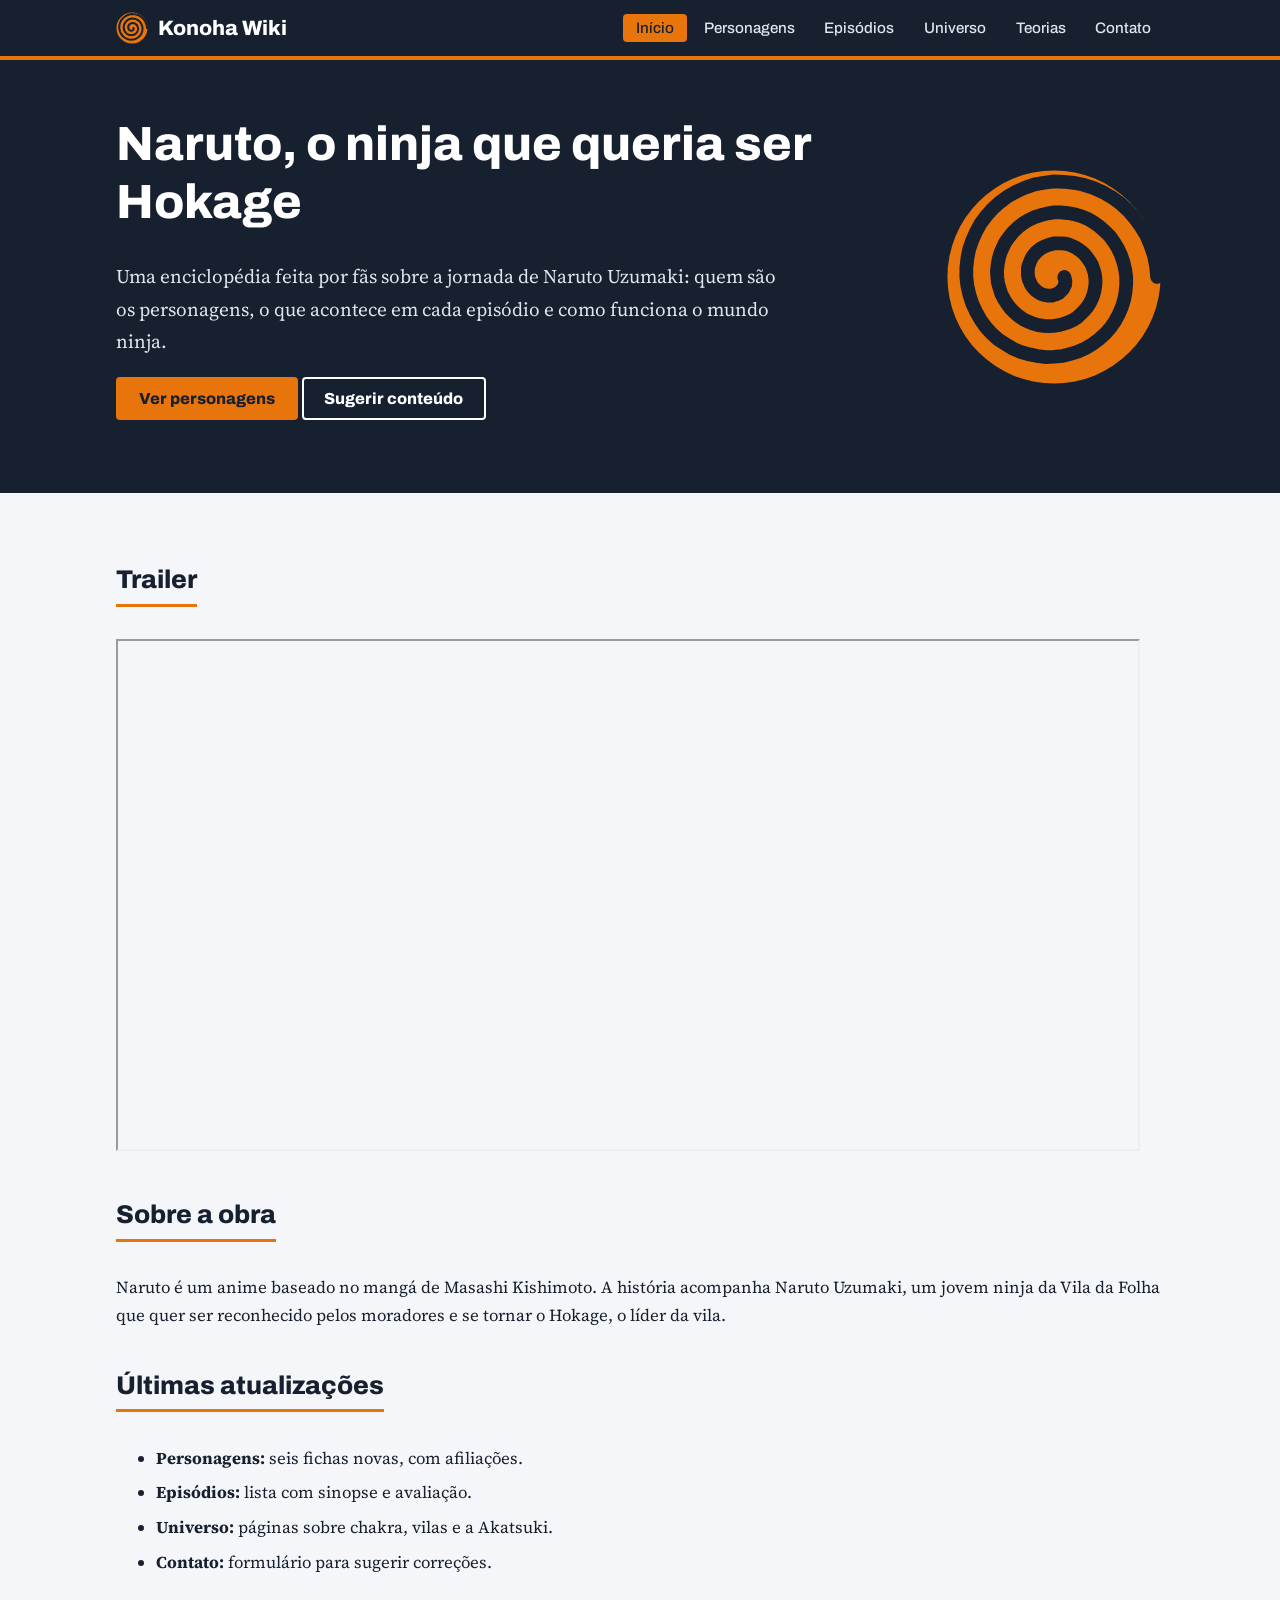
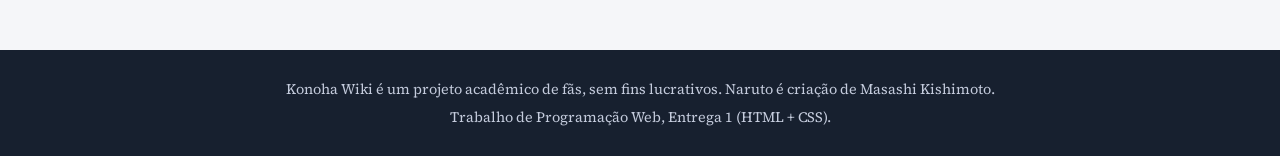
<file: index.html>
<!doctype html>
<html lang="pt-br">
  <head>
    <meta charset="UTF-8" />
    <meta name="viewport" content="width=device-width, initial-scale=1.0" />
    <meta
      name="description"
      content="Enciclopédia de fãs sobre o anime Naruto: personagens, episódios e o universo ninja."
    />
    <title>Home | Konoha Wiki</title>
    <link rel="preconnect" href="https://fonts.googleapis.com" />
    <link rel="preconnect" href="https://fonts.gstatic.com" crossorigin />
    <link
      rel="stylesheet"
      href="https://fonts.googleapis.com/css2?family=Archivo:wght@500;800&family=Source+Serif+4:wght@400;600&display=swap"
    />
    <link rel="stylesheet" href="style.css" />
  </head>
  <body>
    <a class="skip" href="#conteudo">Ir para o conteúdo</a>
    <header class="topbar">
      <div class="topbar__in">
        <a class="brand" href="index.html"
          ><img
            src="images/logo.svg"
            alt="Espiral laranja, símbolo da Konoha Wiki"
            width="32"
            height="32"
          />Konoha Wiki</a
        >
        <nav aria-label="Principal">
          <a href="index.html" aria-current="page">Início</a
          ><a href="personagens.html">Personagens</a
          ><a href="episodios.html">Episódios</a
          ><a href="universo.html">Universo</a><a href="teorias.html">Teorias</a
          ><a href="contato.html">Contato</a>
        </nav>
      </div>
    </header>
    <main id="conteudo">
      <section class="hero">
        <div class="wrap hero__in">
          <div>
            <h1>Naruto, o ninja que queria ser Hokage</h1>
            <p class="lead">
              Uma enciclopédia feita por fãs sobre a jornada de Naruto Uzumaki:
              quem são os personagens, o que acontece em cada episódio e como
              funciona o mundo ninja.
            </p>
            <p>
              <a class="btn" href="personagens.html">Ver personagens</a>
              <a class="btn btn--ghost" href="contato.html">Sugerir conteúdo</a>
            </p>
          </div>
          <img
            class="hero__img"
            src="images/logo.svg"
            alt="Espiral laranja da Konoha Wiki"
            width="220"
            height="220"
          />
        </div>
      </section>
      <div class="wrap">
        <section>
          <h2>Trailer</h2>
          <p class="trailer">
            <iframe
              width="1024"
              height="512"
              src="https://www.youtube.com/embed/-G9BqkgZXRA"
              title="Trailer de Naruto"
              allowfullscreen
            ></iframe>
          </p>
        </section>
        <section>
          <h2>Sobre a obra</h2>
          <p>
            Naruto é um anime baseado no mangá de Masashi Kishimoto. A história
            acompanha Naruto Uzumaki, um jovem ninja da Vila da Folha que quer
            ser reconhecido pelos moradores e se tornar o Hokage, o líder da
            vila.
          </p>
        </section>
        <section>
          <h2>Últimas atualizações</h2>
          <ul class="updates">
            <li>
              <strong>Personagens:</strong> seis fichas novas, com afiliações.
            </li>
            <li><strong>Episódios:</strong> lista com sinopse e avaliação.</li>
            <li>
              <strong>Universo:</strong> páginas sobre chakra, vilas e a
              Akatsuki.
            </li>
            <li>
              <strong>Contato:</strong> formulário para sugerir correções.
            </li>
          </ul>
        </section>
      </div>
    </main>
    <footer class="foot">
      <p>
        Konoha Wiki é um projeto acadêmico de fãs, sem fins lucrativos. Naruto é
        criação de Masashi Kishimoto.
      </p>
      <p>Trabalho de Programação Web, Entrega 1 (HTML + CSS).</p>
    </footer>
  </body>
</html>
</file>
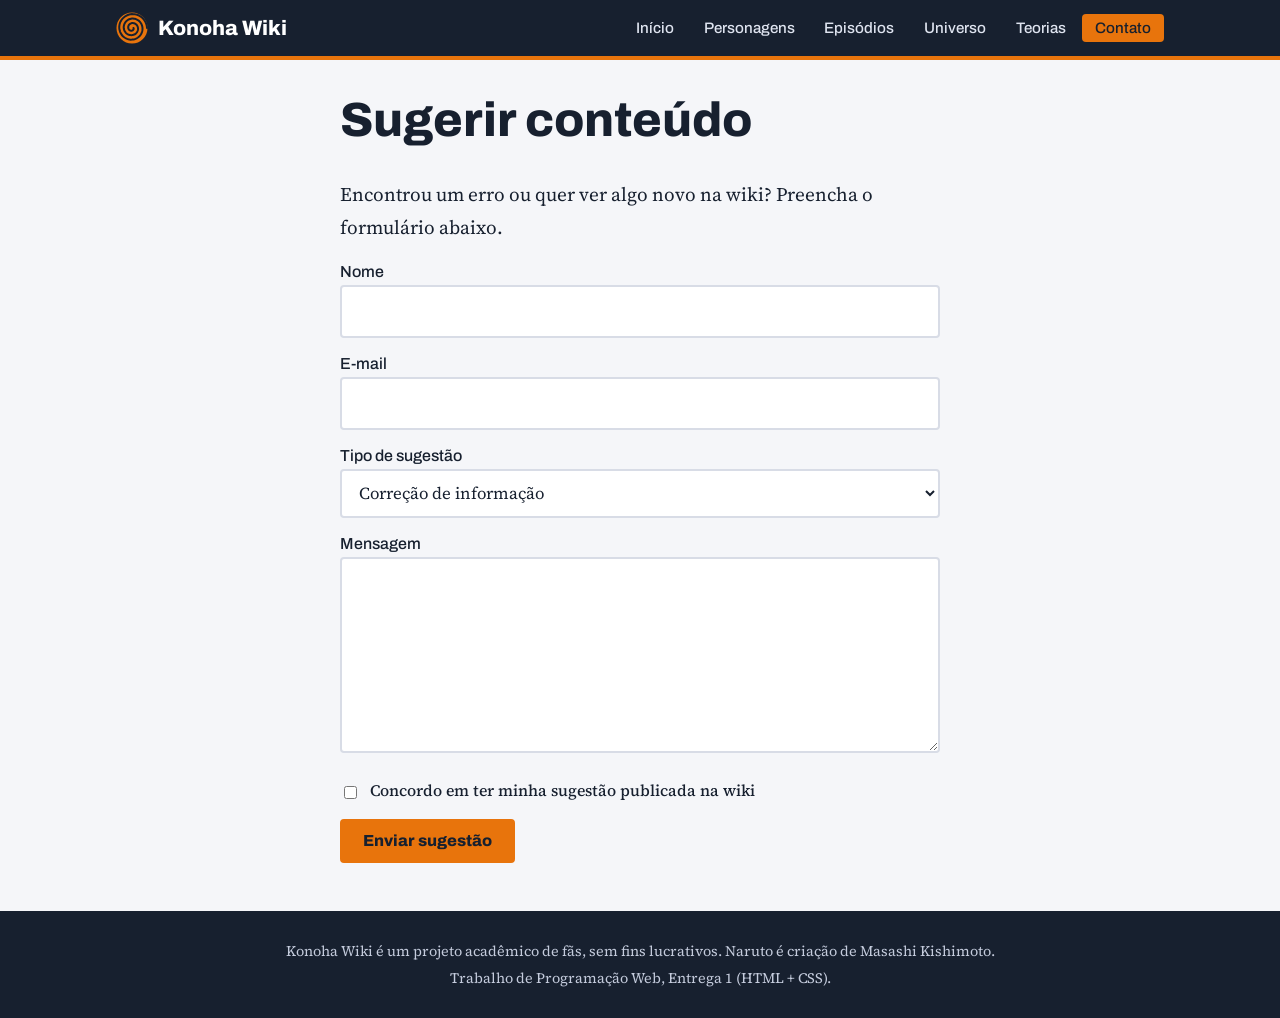
<file: contato.html>
<!doctype html>
<html lang="pt-br">
  <head>
    <meta charset="UTF-8" />
    <meta name="viewport" content="width=device-width, initial-scale=1.0" />
    <meta
      name="description"
      content="Formulário para sugerir conteúdo à Konoha Wiki."
    />
    <title>Contato | Konoha Wiki</title>
    <link rel="preconnect" href="https://fonts.googleapis.com" />
    <link rel="preconnect" href="https://fonts.gstatic.com" crossorigin />
    <link
      rel="stylesheet"
      href="https://fonts.googleapis.com/css2?family=Archivo:wght@500;800&family=Source+Serif+4:wght@400;600&display=swap"
    />
    <link rel="stylesheet" href="style.css" />
  </head>
  <body>
    <a class="skip" href="#conteudo">Ir para o conteúdo</a>
    <header class="topbar">
      <div class="topbar__in">
        <a class="brand" href="index.html"
          ><img
            src="images/logo.svg"
            alt="Espiral laranja, símbolo da Konoha Wiki"
            width="32"
            height="32"
          />Konoha Wiki</a
        >
        <nav aria-label="Principal">
          <a href="index.html">Início</a
          ><a href="personagens.html">Personagens</a
          ><a href="episodios.html">Episódios</a
          ><a href="universo.html">Universo</a><a href="teorias.html">Teorias</a
          ><a href="contato.html" aria-current="page">Contato</a>
        </nav>
      </div>
    </header>
    <main id="conteudo">
      <div class="wrap wrap--narrow">
        <h1>Sugerir conteúdo</h1>
        <p class="lead">
          Encontrou um erro ou quer ver algo novo na wiki? Preencha o formulário
          abaixo.
        </p>
        <form action="#" method="post">
          <p>
            <label for="nome">Nome</label
            ><input
              type="text"
              id="nome"
              name="nome"
              required
              autocomplete="name"
            />
          </p>
          <p>
            <label for="email">E-mail</label
            ><input
              type="email"
              id="email"
              name="email"
              required
              autocomplete="email"
            />
          </p>
          <p>
            <label for="tipo">Tipo de sugestão</label>
            <select id="tipo" name="tipo">
              <option>Correção de informação</option>
              <option>Novo personagem</option>
              <option>Novo episódio</option>
              <option>Teoria ou curiosidade</option>
            </select>
          </p>
          <p>
            <label for="msg">Mensagem</label
            ><textarea id="msg" name="msg" rows="6" required></textarea>
          </p>
          <p>
            <label class="check"
              ><input type="checkbox" name="aceite" required /> Concordo em ter
              minha sugestão publicada na wiki</label
            >
          </p>
          <p><button class="btn" type="submit">Enviar sugestão</button></p>
        </form>
      </div>
    </main>
    <footer class="foot">
      <p>
        Konoha Wiki é um projeto acadêmico de fãs, sem fins lucrativos. Naruto é
        criação de Masashi Kishimoto.
      </p>
      <p>Trabalho de Programação Web, Entrega 1 (HTML + CSS).</p>
    </footer>
  </body>
</html>
</file>
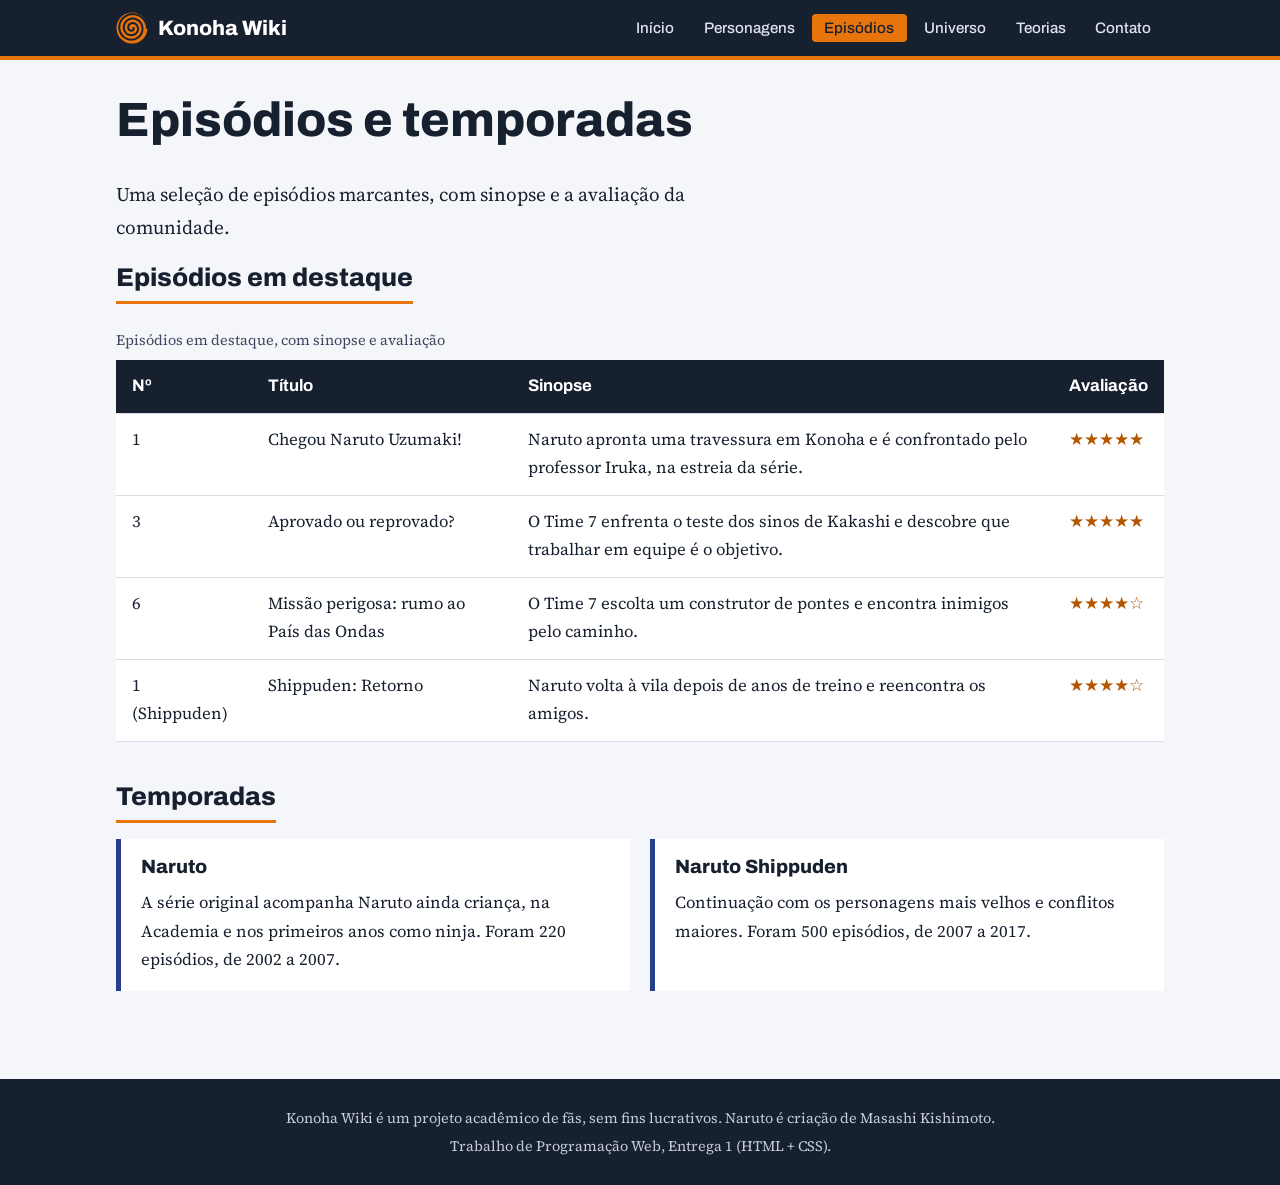
<file: episodios.html>
<!doctype html>
<html lang="pt-br">
  <head>
    <meta charset="UTF-8" />
    <meta name="viewport" content="width=device-width, initial-scale=1.0" />
    <meta
      name="description"
      content="Lista de episódios de Naruto com sinopse e avaliação."
    />
    <title>Episódios | Konoha Wiki</title>
    <link rel="preconnect" href="https://fonts.googleapis.com" />
    <link rel="preconnect" href="https://fonts.gstatic.com" crossorigin />
    <link
      rel="stylesheet"
      href="https://fonts.googleapis.com/css2?family=Archivo:wght@500;800&family=Source+Serif+4:wght@400;600&display=swap"
    />
    <link rel="stylesheet" href="style.css" />
  </head>
  <body>
    <a class="skip" href="#conteudo">Ir para o conteúdo</a>
    <header class="topbar">
      <div class="topbar__in">
        <a class="brand" href="index.html"
          ><img
            src="images/logo.svg"
            alt="Espiral laranja, símbolo da Konoha Wiki"
            width="32"
            height="32"
          />Konoha Wiki</a
        >
        <nav aria-label="Principal">
          <a href="index.html">Início</a
          ><a href="personagens.html">Personagens</a
          ><a href="episodios.html" aria-current="page">Episódios</a
          ><a href="universo.html">Universo</a><a href="teorias.html">Teorias</a
          ><a href="contato.html">Contato</a>
        </nav>
      </div>
    </header>
    <main id="conteudo">
      <div class="wrap">
        <h1>Episódios e temporadas</h1>
        <p class="lead">
          Uma seleção de episódios marcantes, com sinopse e a avaliação da
          comunidade.
        </p>
        <section>
          <h2>Episódios em destaque</h2>
          <div class="scroll">
            <table>
              <caption>
                Episódios em destaque, com sinopse e avaliação
              </caption>
              <thead>
                <tr>
                  <th scope="col">Nº</th>
                  <th scope="col">Título</th>
                  <th scope="col">Sinopse</th>
                  <th scope="col">Avaliação</th>
                </tr>
              </thead>
              <tbody>
                <tr>
                  <td>1</td>
                  <td>Chegou Naruto Uzumaki!</td>
                  <td>
                    Naruto apronta uma travessura em Konoha e é confrontado pelo
                    professor Iruka, na estreia da série.
                  </td>
                  <td><span aria-label="5 de 5 estrelas">★★★★★</span></td>
                </tr>
                <tr>
                  <td>3</td>
                  <td>Aprovado ou reprovado?</td>
                  <td>
                    O Time 7 enfrenta o teste dos sinos de Kakashi e descobre
                    que trabalhar em equipe é o objetivo.
                  </td>
                  <td><span aria-label="5 de 5 estrelas">★★★★★</span></td>
                </tr>
                <tr>
                  <td>6</td>
                  <td>Missão perigosa: rumo ao País das Ondas</td>
                  <td>
                    O Time 7 escolta um construtor de pontes e encontra inimigos
                    pelo caminho.
                  </td>
                  <td><span aria-label="4 de 5 estrelas">★★★★☆</span></td>
                </tr>
                <tr>
                  <td>1 (Shippuden)</td>
                  <td>Shippuden: Retorno</td>
                  <td>
                    Naruto volta à vila depois de anos de treino e reencontra os
                    amigos.
                  </td>
                  <td><span aria-label="4 de 5 estrelas">★★★★☆</span></td>
                </tr>
              </tbody>
            </table>
          </div>
        </section>
        <section>
          <h2>Temporadas</h2>
          <div class="grid grid--2">
            <article class="panel">
              <h3>Naruto</h3>
              <p>
                A série original acompanha Naruto ainda criança, na Academia e
                nos primeiros anos como ninja. Foram 220 episódios, de 2002 a
                2007.
              </p>
            </article>
            <article class="panel">
              <h3>Naruto Shippuden</h3>
              <p>
                Continuação com os personagens mais velhos e conflitos maiores.
                Foram 500 episódios, de 2007 a 2017.
              </p>
            </article>
          </div>
        </section>
      </div>
    </main>
    <footer class="foot">
      <p>
        Konoha Wiki é um projeto acadêmico de fãs, sem fins lucrativos. Naruto é
        criação de Masashi Kishimoto.
      </p>
      <p>Trabalho de Programação Web, Entrega 1 (HTML + CSS).</p>
    </footer>
  </body>
</html>
</file>
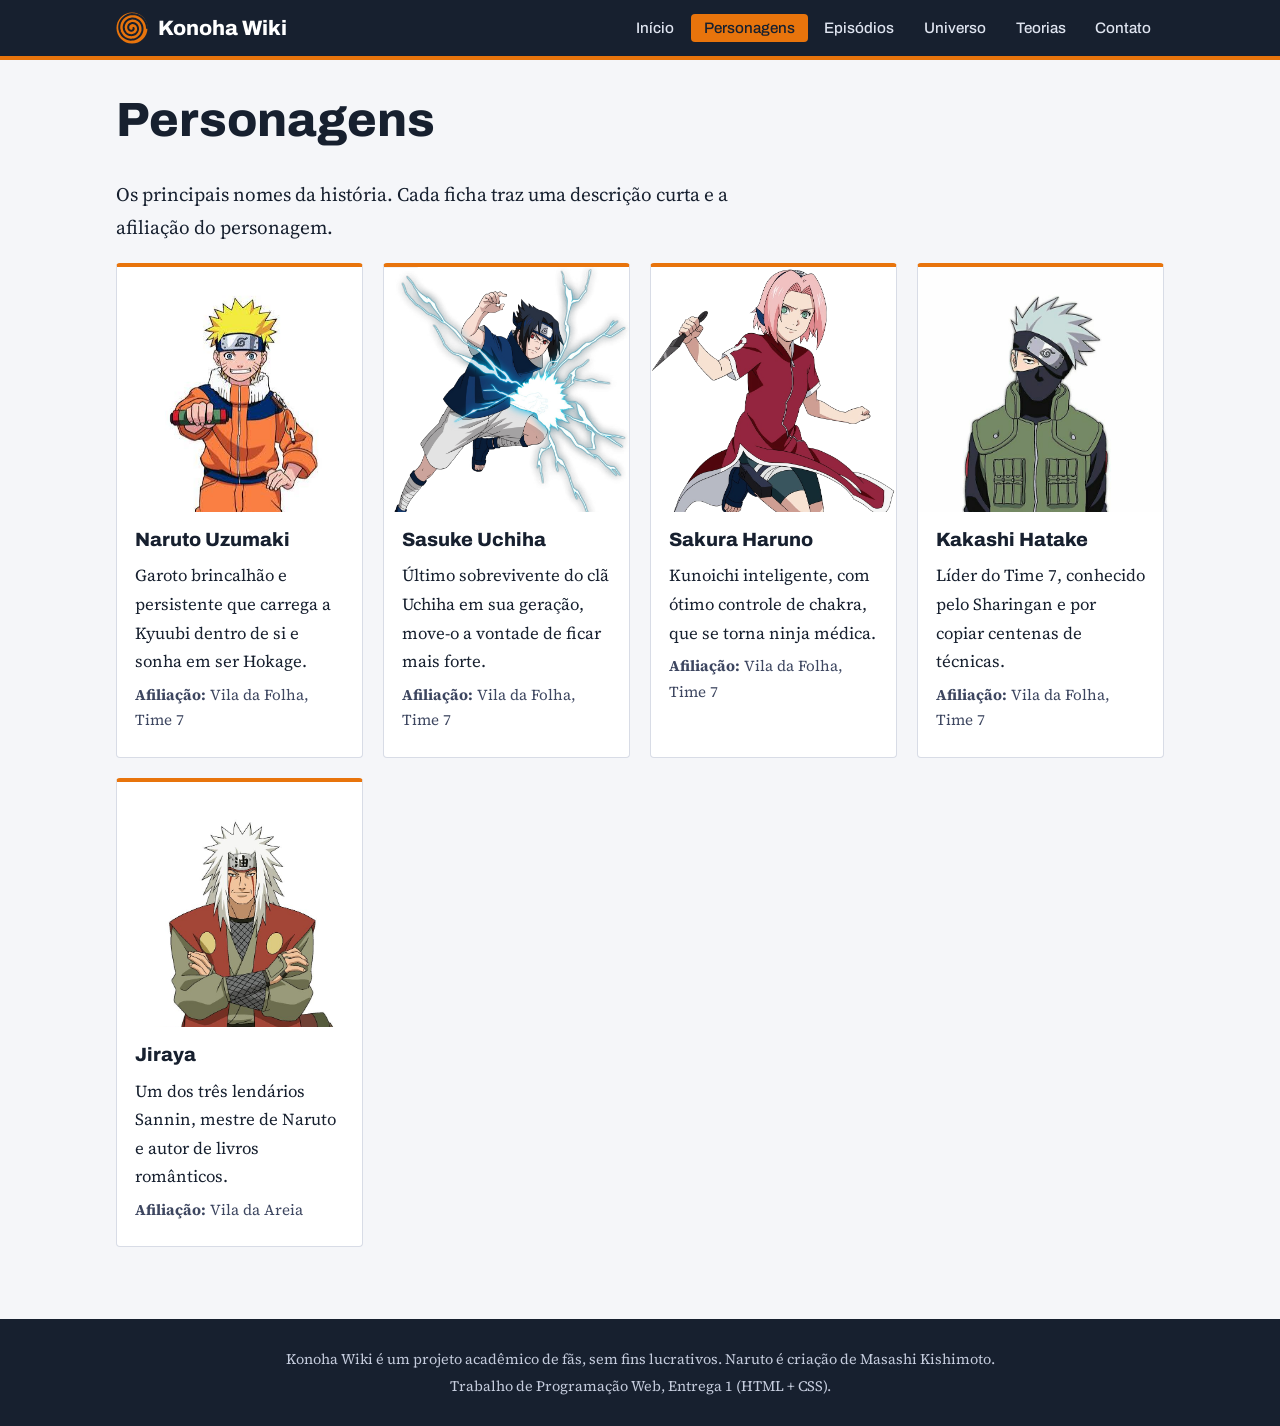
<file: personagens.html>
<!doctype html>
<html lang="pt-br">
  <head>
    <meta charset="UTF-8" />
    <meta name="viewport" content="width=device-width, initial-scale=1.0" />
    <meta
      name="description"
      content="Fichas dos principais personagens de Naruto."
    />
    <title>Personagens | Konoha Wiki</title>
    <link rel="preconnect" href="https://fonts.googleapis.com" />
    <link rel="preconnect" href="https://fonts.gstatic.com" crossorigin />
    <link
      rel="stylesheet"
      href="https://fonts.googleapis.com/css2?family=Archivo:wght@500;800&family=Source+Serif+4:wght@400;600&display=swap"
    />
    <link rel="stylesheet" href="style.css" />
  </head>
  <body>
    <a class="skip" href="#conteudo">Ir para o conteúdo</a>
    <header class="topbar">
      <div class="topbar__in">
        <a class="brand" href="index.html"
          ><img
            src="images/logo.svg"
            alt="Espiral laranja, símbolo da Konoha Wiki"
            width="32"
            height="32"
          />Konoha Wiki</a
        >
        <nav aria-label="Principal">
          <a href="index.html">Início</a
          ><a href="personagens.html" aria-current="page">Personagens</a
          ><a href="episodios.html">Episódios</a
          ><a href="universo.html">Universo</a><a href="teorias.html">Teorias</a
          ><a href="contato.html">Contato</a>
        </nav>
      </div>
    </header>
    <main id="conteudo">
      <div class="wrap">
        <h1>Personagens</h1>
        <p class="lead">
          Os principais nomes da história. Cada ficha traz uma descrição curta e
          a afiliação do personagem.
        </p>
        <section aria-label="Lista de personagens">
          <div class="grid">
            <article class="card">
              <img
                src="images/naruto.jpg"
                alt="Ilustração com as iniciais de Naruto Uzumaki"
                width="200"
                height="200"
              />
              <div class="card__b">
                <h3>Naruto Uzumaki</h3>
                <p>
                  Garoto brincalhão e persistente que carrega a Kyuubi dentro de
                  si e sonha em ser Hokage.
                </p>
                <p class="aff">
                  <strong>Afiliação:</strong> Vila da Folha, Time 7
                </p>
              </div>
            </article>
            <article class="card">
              <img
                src="images/sasuke.jpg"
                alt="Ilustração com as iniciais de Sasuke Uchiha"
                width="200"
                height="200"
              />
              <div class="card__b">
                <h3>Sasuke Uchiha</h3>
                <p>
                  Último sobrevivente do clã Uchiha em sua geração, move-o a
                  vontade de ficar mais forte.
                </p>
                <p class="aff">
                  <strong>Afiliação:</strong> Vila da Folha, Time 7
                </p>
              </div>
            </article>
            <article class="card">
              <img
                src="images/sakura.jpg"
                alt="Ilustração com as iniciais de Sakura Haruno"
                width="200"
                height="200"
              />
              <div class="card__b">
                <h3>Sakura Haruno</h3>
                <p>
                  Kunoichi inteligente, com ótimo controle de chakra, que se
                  torna ninja médica.
                </p>
                <p class="aff">
                  <strong>Afiliação:</strong> Vila da Folha, Time 7
                </p>
              </div>
            </article>
            <article class="card">
              <img
                src="images/kakashi.jpg"
                alt="Ilustração com as iniciais de Kakashi Hatake"
                width="200"
                height="200"
              />
              <div class="card__b">
                <h3>Kakashi Hatake</h3>
                <p>
                  Líder do Time 7, conhecido pelo Sharingan e por copiar
                  centenas de técnicas.
                </p>
                <p class="aff">
                  <strong>Afiliação:</strong> Vila da Folha, Time 7
                </p>
              </div>
            </article>
            <article class="card">
              <img
                src="images/jiraya.jpg"
                alt="Ilustração com as iniciais de Jiraya"
                width="200"
                height="200"
              />
              <div class="card__b">
                <h3>Jiraya</h3>
                <p>
                  Um dos três lendários Sannin, mestre de Naruto e autor de
                  livros românticos.
                </p>
                <p class="aff"><strong>Afiliação:</strong> Vila da Areia</p>
              </div>
            </article>
          </div>
        </section>
      </div>
    </main>
    <footer class="foot">
      <p>
        Konoha Wiki é um projeto acadêmico de fãs, sem fins lucrativos. Naruto é
        criação de Masashi Kishimoto.
      </p>
      <p>Trabalho de Programação Web, Entrega 1 (HTML + CSS).</p>
    </footer>
  </body>
</html>
</file>
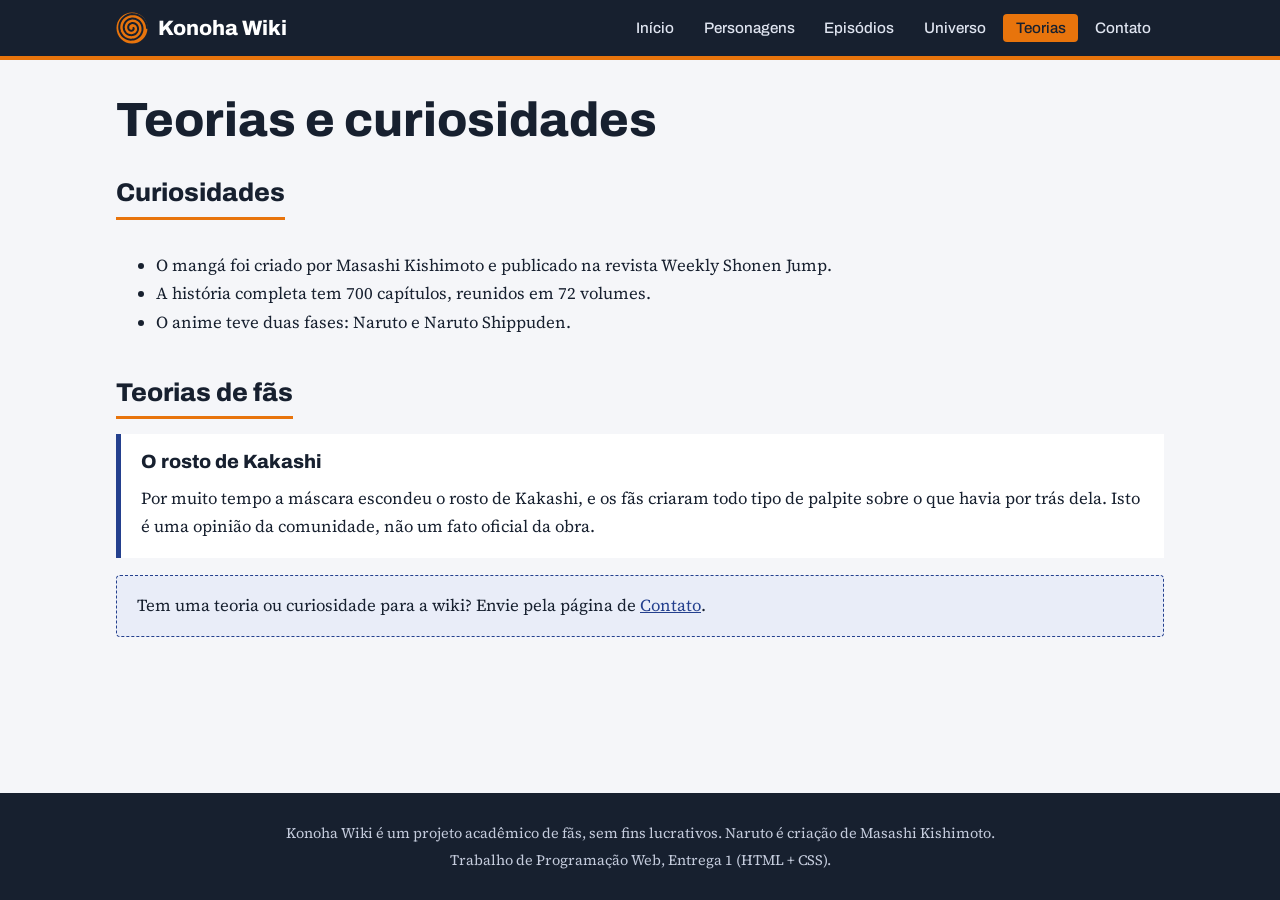
<file: teorias.html>
<!doctype html>
<html lang="pt-br">
  <head>
    <meta charset="UTF-8" />
    <meta name="viewport" content="width=device-width, initial-scale=1.0" />
    <meta name="description" content="Fatos e teorias de fãs sobre Naruto." />
    <title>Teorias e curiosidades | Konoha Wiki</title>
    <link rel="preconnect" href="https://fonts.googleapis.com" />
    <link rel="preconnect" href="https://fonts.gstatic.com" crossorigin />
    <link
      rel="stylesheet"
      href="https://fonts.googleapis.com/css2?family=Archivo:wght@500;800&family=Source+Serif+4:wght@400;600&display=swap"
    />
    <link rel="stylesheet" href="style.css" />
  </head>
  <body>
    <a class="skip" href="#conteudo">Ir para o conteúdo</a>
    <header class="topbar">
      <div class="topbar__in">
        <a class="brand" href="index.html"
          ><img
            src="images/logo.svg"
            alt="Espiral laranja, símbolo da Konoha Wiki"
            width="32"
            height="32"
          />Konoha Wiki</a
        >
        <nav aria-label="Principal">
          <a href="index.html">Início</a
          ><a href="personagens.html">Personagens</a
          ><a href="episodios.html">Episódios</a
          ><a href="universo.html">Universo</a
          ><a href="teorias.html" aria-current="page">Teorias</a
          ><a href="contato.html">Contato</a>
        </nav>
      </div>
    </header>
    <main id="conteudo">
      <div class="wrap">
        <h1>Teorias e curiosidades</h1>
        <section>
          <h2>Curiosidades</h2>
          <ul>
            <li>
              O mangá foi criado por Masashi Kishimoto e publicado na revista
              Weekly Shonen Jump.
            </li>
            <li>
              A história completa tem 700 capítulos, reunidos em 72 volumes.
            </li>
            <li>O anime teve duas fases: Naruto e Naruto Shippuden.</li>
          </ul>
        </section>
        <section>
          <h2>Teorias de fãs</h2>
          <article class="panel">
            <h3>O rosto de Kakashi</h3>
            <p>
              Por muito tempo a máscara escondeu o rosto de Kakashi, e os fãs
              criaram todo tipo de palpite sobre o que havia por trás dela. Isto
              é uma opinião da comunidade, não um fato oficial da obra.
            </p>
          </article>
          <p class="box">
            Tem uma teoria ou curiosidade para a wiki? Envie pela página de
            <a href="contato.html">Contato</a>.
          </p>
        </section>
      </div>
    </main>
    <footer class="foot">
      <p>
        Konoha Wiki é um projeto acadêmico de fãs, sem fins lucrativos. Naruto é
        criação de Masashi Kishimoto.
      </p>
      <p>Trabalho de Programação Web, Entrega 1 (HTML + CSS).</p>
    </footer>
  </body>
</html>
</file>
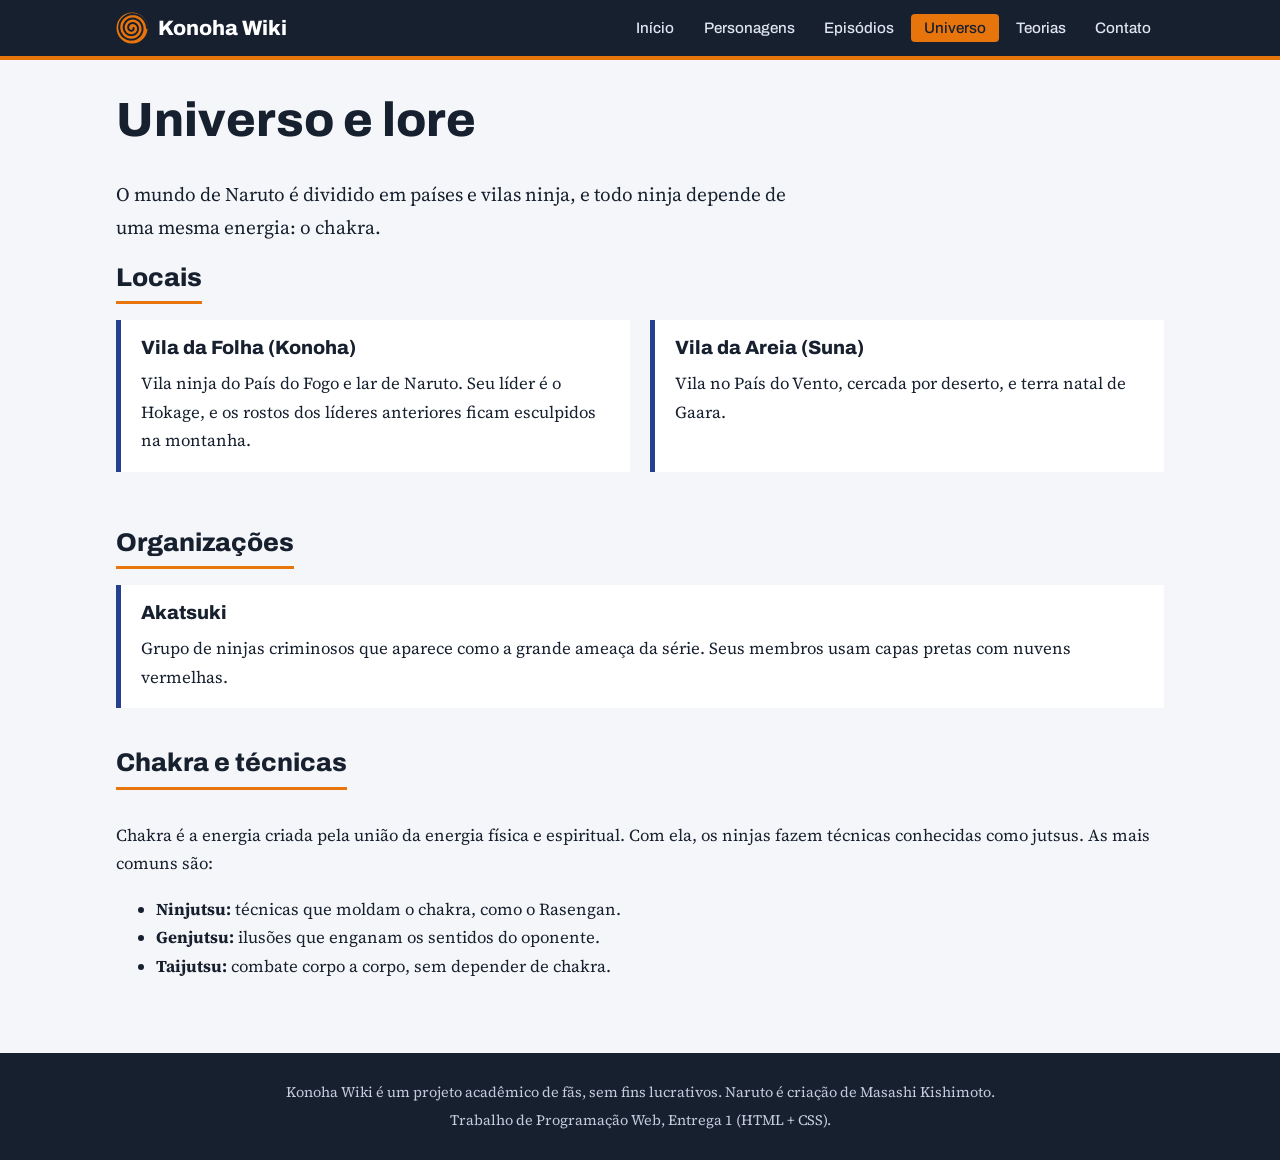
<file: universo.html>
<!doctype html>
<html lang="pt-br">
  <head>
    <meta charset="UTF-8" />
    <meta name="viewport" content="width=device-width, initial-scale=1.0" />
    <meta
      name="description"
      content="Locais, organizações e o chakra no mundo de Naruto."
    />
    <title>Universo | Konoha Wiki</title>
    <link rel="preconnect" href="https://fonts.googleapis.com" />
    <link rel="preconnect" href="https://fonts.gstatic.com" crossorigin />
    <link
      rel="stylesheet"
      href="https://fonts.googleapis.com/css2?family=Archivo:wght@500;800&family=Source+Serif+4:wght@400;600&display=swap"
    />
    <link rel="stylesheet" href="style.css" />
  </head>
  <body>
    <a class="skip" href="#conteudo">Ir para o conteúdo</a>
    <header class="topbar">
      <div class="topbar__in">
        <a class="brand" href="index.html"
          ><img
            src="images/logo.svg"
            alt="Espiral laranja, símbolo da Konoha Wiki"
            width="32"
            height="32"
          />Konoha Wiki</a
        >
        <nav aria-label="Principal">
          <a href="index.html">Início</a
          ><a href="personagens.html">Personagens</a
          ><a href="episodios.html">Episódios</a
          ><a href="universo.html" aria-current="page">Universo</a
          ><a href="teorias.html">Teorias</a><a href="contato.html">Contato</a>
        </nav>
      </div>
    </header>
    <main id="conteudo">
      <div class="wrap">
        <h1>Universo e lore</h1>
        <p class="lead">
          O mundo de Naruto é dividido em países e vilas ninja, e todo ninja
          depende de uma mesma energia: o chakra.
        </p>
        <section>
          <h2>Locais</h2>
          <div class="grid grid--2">
            <article class="panel">
              <h3>Vila da Folha (Konoha)</h3>
              <p>
                Vila ninja do País do Fogo e lar de Naruto. Seu líder é o
                Hokage, e os rostos dos líderes anteriores ficam esculpidos na
                montanha.
              </p>
            </article>
            <article class="panel">
              <h3>Vila da Areia (Suna)</h3>
              <p>
                Vila no País do Vento, cercada por deserto, e terra natal de
                Gaara.
              </p>
            </article>
          </div>
        </section>
        <section>
          <h2>Organizações</h2>
          <article class="panel">
            <h3>Akatsuki</h3>
            <p>
              Grupo de ninjas criminosos que aparece como a grande ameaça da
              série. Seus membros usam capas pretas com nuvens vermelhas.
            </p>
          </article>
        </section>
        <section>
          <h2>Chakra e técnicas</h2>
          <p>
            Chakra é a energia criada pela união da energia física e espiritual.
            Com ela, os ninjas fazem técnicas conhecidas como jutsus. As mais
            comuns são:
          </p>
          <ul>
            <li>
              <strong>Ninjutsu:</strong> técnicas que moldam o chakra, como o
              Rasengan.
            </li>
            <li>
              <strong>Genjutsu:</strong> ilusões que enganam os sentidos do
              oponente.
            </li>
            <li>
              <strong>Taijutsu:</strong> combate corpo a corpo, sem depender de
              chakra.
            </li>
          </ul>
        </section>
      </div>
    </main>
    <footer class="foot">
      <p>
        Konoha Wiki é um projeto acadêmico de fãs, sem fins lucrativos. Naruto é
        criação de Masashi Kishimoto.
      </p>
      <p>Trabalho de Programação Web, Entrega 1 (HTML + CSS).</p>
    </footer>
  </body>
</html>
</file>
<file: style.css>
/* Konoha Wiki - Entrega 1 (CSS externo, responsivo, Flexbox + Grid) */
:root {
  --ink: #17202f; /* azul-noite: topo, textos */
  --blue: #24408e; /* azul bandana: links */
  --leaf: #e8740c; /* laranja: destaques e botões */
  --paper: #f5f6f9; /* fundo */
  --line: #d8dce6; /* bordas */
  --white: #fff;
  --head: "Archivo", "Segoe UI", Arial, sans-serif;
  --body: "Source Serif 4", Georgia, serif;
}

* {
  box-sizing: border-box;
}

body {
  margin: 0;
  font: 1.05rem/1.7 var(--body);
  color: var(--ink);
  background: var(--paper);
  min-height: 100vh;
  display: flex;
  flex-direction: column;
}

main {
  flex: 1;
}

h1,
h2,
h3 {
  font-family: var(--head);
  line-height: 1.2;
  margin: 0 0 0.6em;
}

h1 {
  font-size: clamp(2rem, 5vw, 3rem);
  font-weight: 800;
}

h2 {
  font-size: 1.6rem;
  font-weight: 800;
  padding-bottom: 0.3em;
  border-bottom: 3px solid var(--leaf);
  display: inline-block;
}

h3 {
  font-size: 1.2rem;
  font-weight: 800;
}

a {
  color: var(--blue);
}

:focus-visible {
  outline: 3px solid var(--leaf);
  outline-offset: 2px;
}

img {
  max-width: 100%;
  height: auto;
  display: block;
}

.wrap {
  max-width: 68rem;
  margin: 0 auto;
  padding: 2rem 1.25rem;
}

.wrap--narrow {
  max-width: 40rem;
}

.lead {
  font-size: 1.2rem;
  max-width: 42rem;
}

section {
  margin-bottom: 2.5rem;
}

/* acessibilidade */
.skip {
  position: absolute;
  left: -999px;
  background: var(--leaf);
  color: var(--ink);
  padding: 0.5rem 1rem;
  z-index: 10;
}

.skip:focus {
  left: 0;
}

/* topo e navegação (Flexbox) */
.topbar {
  background: var(--ink);
  border-bottom: 4px solid var(--leaf);
}

.topbar__in {
  max-width: 68rem;
  margin: 0 auto;
  padding: 0.75rem 1.25rem;
  display: flex;
  flex-wrap: wrap;
  align-items: center;
  justify-content: space-between;
  gap: 0.5rem 1.5rem;
}

.brand {
  display: flex;
  align-items: center;
  gap: 0.6rem;
  color: var(--white);
  font: 800 1.3rem var(--head);
  text-decoration: none;
}

.topbar nav {
  display: flex;
  flex-wrap: wrap;
  gap: 0.25rem;
}

.topbar nav a {
  color: #dfe4f0;
  font: 500 0.95rem var(--head);
  text-decoration: none;
  padding: 0.4rem 0.8rem;
  border-radius: 4px;
}

.topbar nav a:hover {
  background: #2a3550;
  color: var(--white);
}

.topbar nav a[aria-current="page"] {
  background: var(--leaf);
  color: var(--ink);
}

/* destaque da home */
.hero {
  background: var(--ink);
  color: var(--white);
}

.hero__in {
  display: flex;
  flex-wrap: wrap;
  align-items: center;
  justify-content: space-between;
  gap: 2rem;
  padding-top: 3.5rem;
  padding-bottom: 3.5rem;
}

.hero__in > div {
  flex: 1 1 24rem;
}

.hero .lead {
  color: #dfe4f0;
}

.hero__img {
  width: 220px;
  height: 220px;
}

/* botões */
.btn {
  display: inline-block;
  background: var(--leaf);
  color: var(--ink);
  font: 800 1rem var(--head);
  padding: 0.7rem 1.3rem;
  border: 2px solid var(--leaf);
  border-radius: 4px;
  text-decoration: none;
  cursor: pointer;
}

.btn:hover {
  background: #ff8a26;
}

.btn--ghost {
  background: transparent;
  color: var(--white);
  border-color: var(--white);
}

.btn--ghost:hover {
  background: var(--white);
  color: var(--ink);
}

/* grade de conteúdo (CSS Grid) */
.grid {
  display: grid;
  grid-template-columns: repeat(auto-fill, minmax(14rem, 1fr));
  gap: 1.25rem;
}

.grid--2 {
  grid-template-columns: repeat(auto-fit, minmax(18rem, 1fr));
}

.card {
  background: var(--white);
  border: 1px solid var(--line);
  border-top: 4px solid var(--leaf);
  border-radius: 4px;
  overflow: hidden;
}

.card img {
  width: 100%;
  aspect-ratio: 1/1;
  object-fit: cover;
  object-position: center top;
}

.card__b {
  padding: 1rem 1.1rem 1.2rem;
}

.card__b p {
  margin: 0.3em 0;
}

.aff {
  font-size: 0.95rem;
  color: #3d4660;
}

.panel {
  background: var(--white);
  border-left: 5px solid var(--blue);
  padding: 1rem 1.25rem;
  margin-bottom: 1rem;
}

.panel p {
  margin: 0;
}

.box {
  background: #e9edf8;
  border: 1px dashed var(--blue);
  padding: 1rem 1.25rem;
  border-radius: 4px;
}

.updates li {
  margin-bottom: 0.4rem;
}

/* tabela de episódios */
.scroll {
  overflow-x: auto;
}

table {
  border-collapse: collapse;
  width: 100%;
  background: var(--white);
  min-width: 36rem;
}

caption {
  text-align: left;
  padding: 0.5rem 0;
  font-size: 0.9rem;
  color: #3d4660;
}

th,
td {
  text-align: left;
  padding: 0.75rem 1rem;
  border-bottom: 1px solid var(--line);
  vertical-align: top;
}
th {
  background: var(--ink);
  color: var(--white);
  font-family: var(--head);
}
td:last-child {
  color: #b35600;
  white-space: nowrap;
}

/* formulário */
form label {
  display: block;
  font: 500 1rem var(--head);
  margin-bottom: 0.3rem;
}

input[type="text"],
input[type="email"],
select,
textarea {
  width: 100%;
  font: inherit;
  padding: 0.65rem 0.8rem;
  border: 2px solid var(--line);
  border-radius: 4px;
  background: var(--white);
  color: var(--ink);
}

input:focus,
select:focus,
textarea:focus {
  border-color: var(--blue);
  outline: none;
  box-shadow: 0 0 0 3px #bfcaf0;
}

.check {
  display: flex !important;
  gap: 0.6rem;
  align-items: flex-start;
  font-family: var(--body) !important;
}

.check input {
  margin-top: 0.45rem;
}

/* rodapé */
.foot {
  background: var(--ink);
  color: #c5ccdd;
  text-align: center;
  padding: 1.5rem 1.25rem;
  font-size: 0.9rem;
}

.foot p {
  margin: 0.2rem 0;
}

/* responsividade (media queries) */
@media (max-width: 640px) {
  body {
    font-size: 1rem;
  }

  .topbar__in {
    flex-direction: column;
    align-items: flex-start;
  }

  .hero__img {
    width: 120px;
    height: 120px;
  }

  .hero__in {
    padding-top: 2rem;
    padding-bottom: 2rem;
  }

  .grid {
    grid-template-columns: repeat(2, 1fr);
    gap: 0.75rem;
  }
}

@media (max-width: 400px) {
  .grid {
    grid-template-columns: 1fr;
  }
}
</file>
